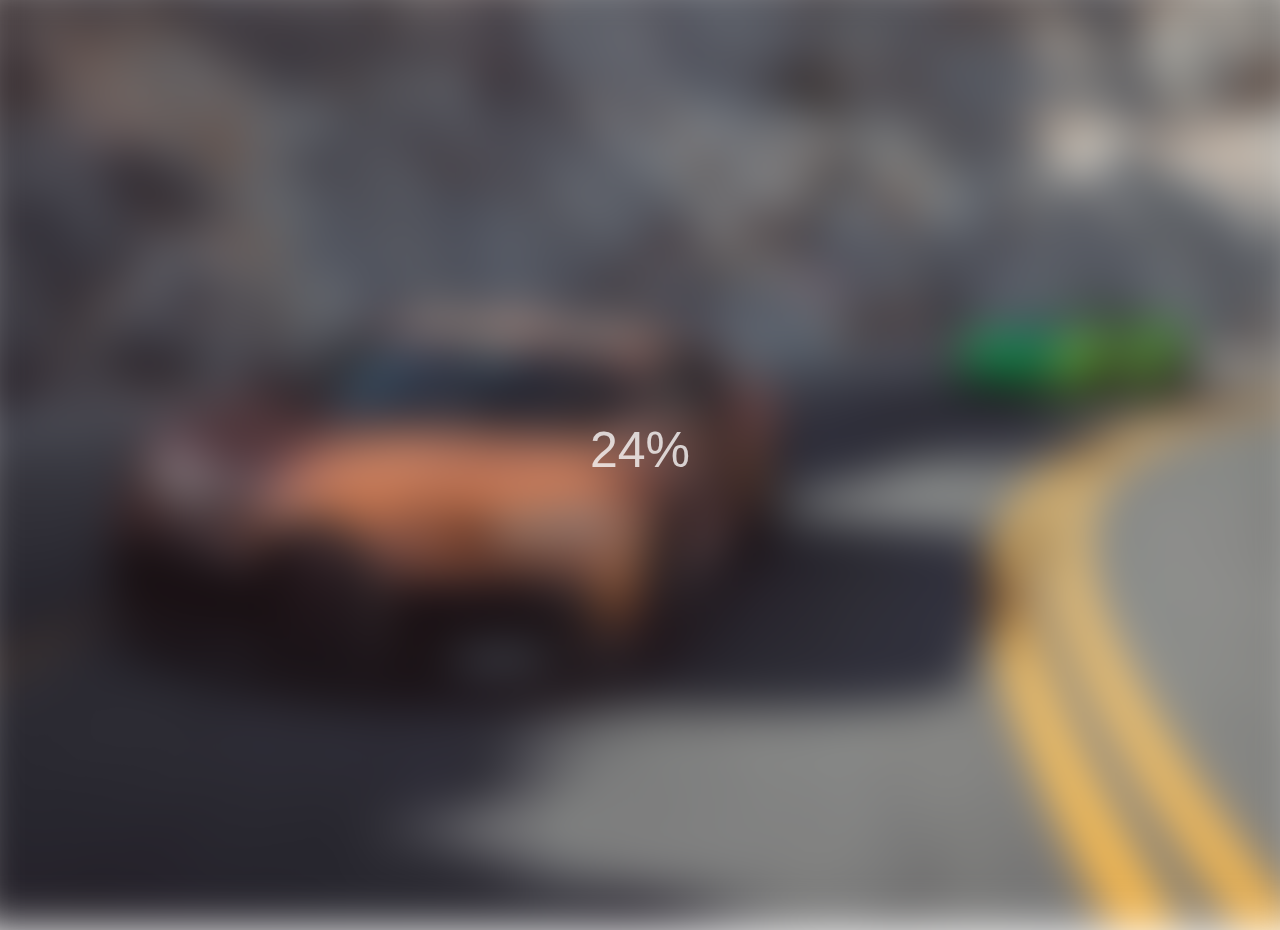
<file: blurry loading/index.html>
<!DOCTYPE html>
<html lang="en">
  <head>
    <meta charset="UTF-8" />
    <meta name="viewport" content="width=device-width, initial-scale=1.0" />
    <link rel="stylesheet" href="./style.css" />
    <title>Blurry Loading</title>
  </head>
  <body>
    <section class="bg"></section>
    <p class="loading-text">0%</p>
    <script src="./script.js"></script>
  </body>
</html>
</file>
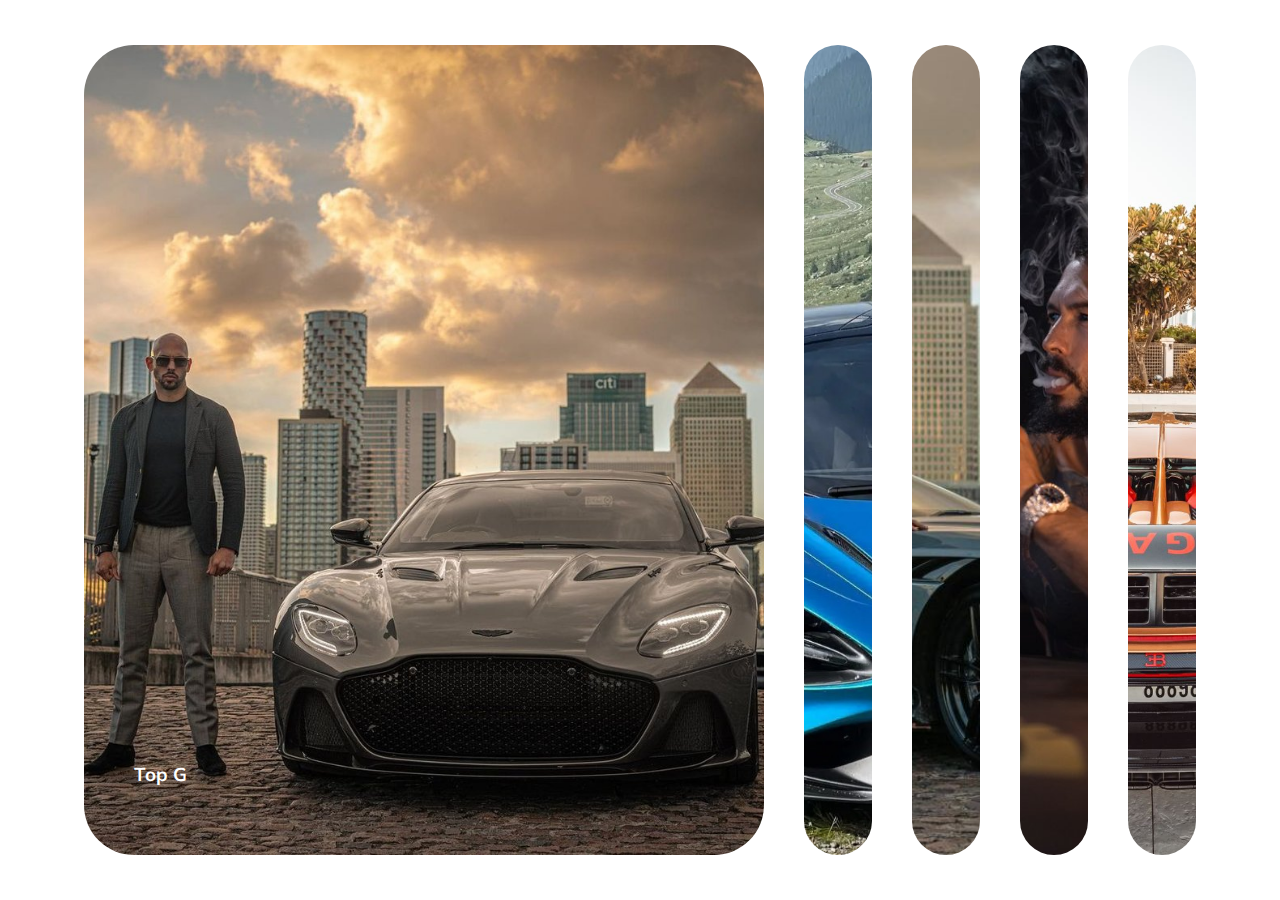
<file: expanding Cards/index.html>
<!DOCTYPE html>
<html lang="en">
  <head>
    <meta charset="UTF-8" />
    <meta name="viewport" content="width=device-width, initial-scale=1.0" />
    <title>Expanding Cards</title>
    <link rel="stylesheet" href="./styles.css" />
  </head>
  <body>
    <div class="container">
      <div class="panel active panel-one">
        <h3>Top G</h3>
      </div>
      <div class="panel panel-two">
        <h3>Mountains Racer</h3>
      </div>
      <div class="panel panel-three">
        <h3>Conquer The City</h3>
      </div>
      <div class="panel panel-four">
        <h3>Who owns the Internet</h3>
      </div>
      <div class="panel panel-five">
        <h3>Mr Bugatti</h3>
      </div>
    </div>
    <script src="./script.js"></script>
  </body>
</html>
</file>
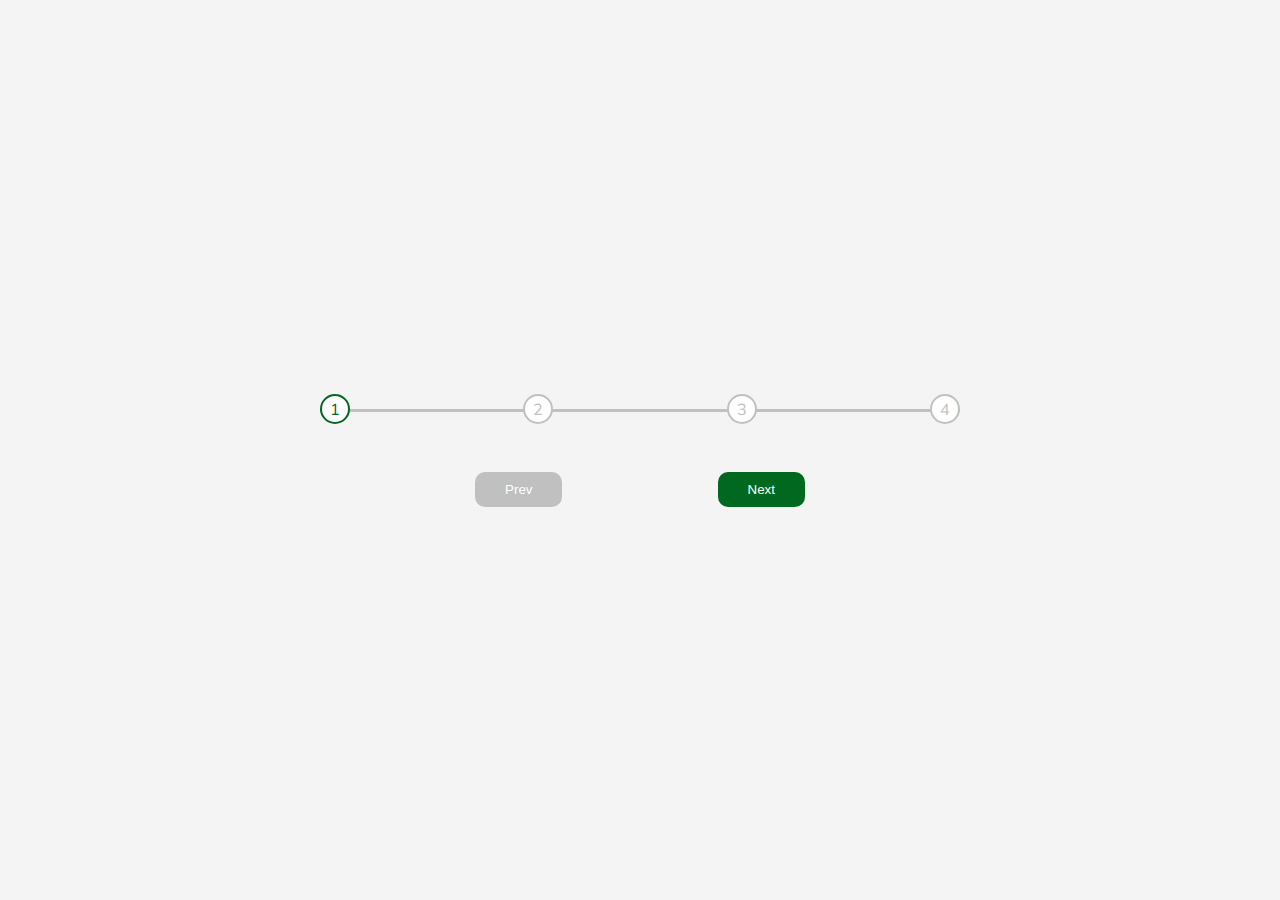
<file: progress steps/index.html>
<!DOCTYPE html>
<html lang="en">
  <head>
    <meta charset="UTF-8" />
    <meta name="viewport" content="width=device-width, initial-scale=1.0" />
    <title>Progress Step</title>
    <link rel="stylesheet" href="style.css" />
  </head>
  <body>
    <div class="container">
      <div class="progress-container">
        <div class="progress" id="progress"></div>
        <div class="circle active">1</div>
        <div class="circle">2</div>
        <div class="circle">3</div>
        <div class="circle">4</div>
      </div>
      <div class="btns">
        <button class="btn prev" disabled>Prev</button
        ><button class="btn next">Next</button>
      </div>
    </div>
    <script src="./script.js"></script>
  </body>
</html>
</file>
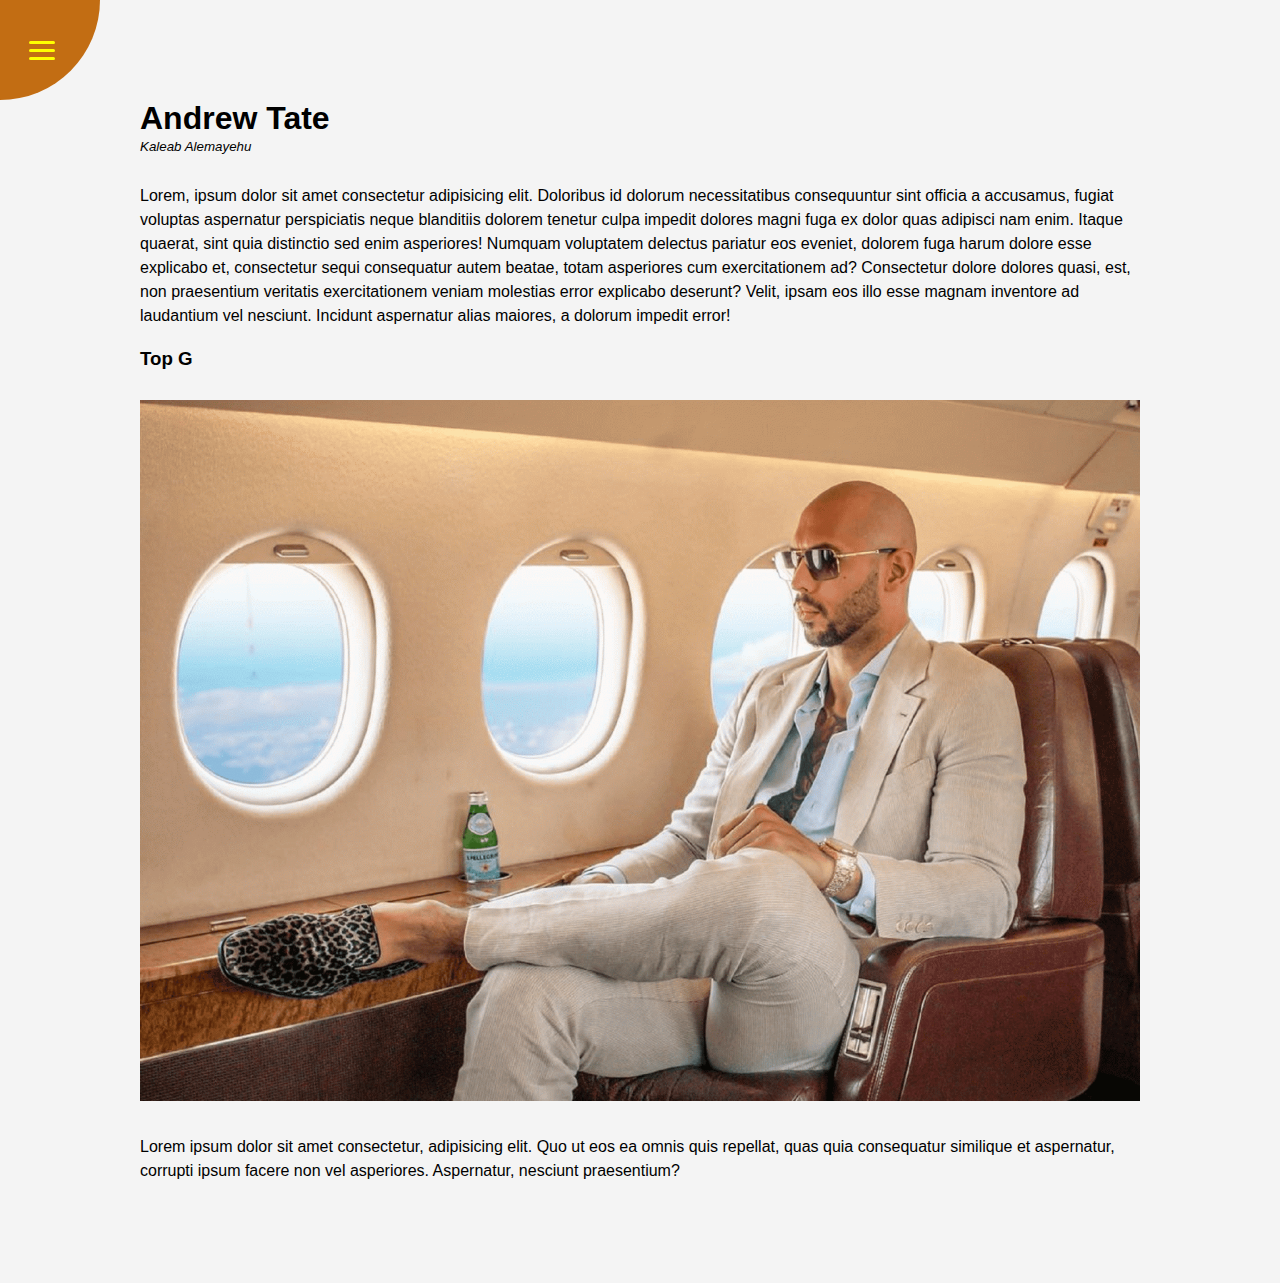
<file: Rotating Navigation/index.html>
<!DOCTYPE html>
<html lang="en">
  <head>
    <meta charset="UTF-8" />
    <meta name="viewport" content="width=device-width, initial-scale=1.0" />
    <link rel="stylesheet" href="./style.css" />
    <title>Rotating Navigation</title>
  </head>
  <body>
    <div class="container">
      <div class="circle-container">
        <div class="circle">
          <button id="open">
            <div class="icon-hamburger">
              <div class="bar-x"></div>
              <div class="bar-x"></div>
              <div class="bar-x"></div>
            </div>
          </button>
          <button id="close">
            <div class="icon-close">
              <div class="bar"></div>
              <div class="bar"></div>
            </div>
          </button>
        </div>
      </div>
      <div class="content">
        <h1>Andrew Tate</h1>
        <small>Kaleab Alemayehu</small>
        <p>
          Lorem, ipsum dolor sit amet consectetur adipisicing elit. Doloribus id
          dolorum necessitatibus consequuntur sint officia a accusamus, fugiat
          voluptas aspernatur perspiciatis neque blanditiis dolorem tenetur
          culpa impedit dolores magni fuga ex dolor quas adipisci nam enim.
          Itaque quaerat, sint quia distinctio sed enim asperiores! Numquam
          voluptatem delectus pariatur eos eveniet, dolorem fuga harum dolore
          esse explicabo et, consectetur sequi consequatur autem beatae, totam
          asperiores cum exercitationem ad? Consectetur dolore dolores quasi,
          est, non praesentium veritatis exercitationem veniam molestias error
          explicabo deserunt? Velit, ipsam eos illo esse magnam inventore ad
          laudantium vel nesciunt. Incidunt aspernatur alias maiores, a dolorum
          impedit error!
        </p>
        <h3>Top G</h3>
        <img src="./andrew.png" alt="Top G" />
        <p>
          Lorem ipsum dolor sit amet consectetur, adipisicing elit. Quo ut eos
          ea omnis quis repellat, quas quia consequatur similique et aspernatur,
          corrupti ipsum facere non vel asperiores. Aspernatur, nesciunt
          praesentium?
        </p>
      </div>
    </div>
    <nav>
      <ul>
        <li>Home</li>
        <li>About</li>
        <li>Contact</li>
      </ul>
    </nav>
    <script src="./script.js"></script>
  </body>
</html>
</file>
<file: blurry loading/style.css>
* {
  margin: 0;
  padding: 0;
  box-sizing: border-box;
}
body {
  font-family: "Segoe UI", Tahoma, Geneva, Verdana, sans-serif;
  display: flex;
  height: 100vh;
  justify-content: center;
  align-items: center;
  overflow: hidden;
}

.bg {
  position: absolute;
  top: -30px;
  left: -30px;
  width: calc(100vw + 60px);
  height: calc(100vh + 60px);
  background: url("./bg.jpeg") no-repeat center center/cover;
  z-index: -1;
  filter: blur(30px);
}

.loading-text {
  font-size: 50px;
  color: #fff;
}
</file>
<file: expanding Cards/styles.css>
@import url("https://fonts.googleapis.com/css?family=Muli&display=swap");

* {
  box-sizing: border-box;
}

body {
  font-family: "Muli", sans-serif;
  display: flex;
  align-items: center;
  justify-content: center;
  height: 100vh;
  overflow: hidden;
  margin: 0;
}

.container {
  display: flex;
  width: 90vw;
}
.panel {
  height: 90vh;
  border-radius: 50px;
  color: white;
  flex: 0.5;
  margin: 20px;
  background-position: center;
  background-repeat: no-repeat;
  background-size: cover;
  cursor: pointer;
  position: relative;
  transition: flex ease-in-out 0.8s;
}
.panel-one {
  background-image: url("./assets/img1.jpg");
}
.panel-two {
  background-image: url("./assets/img2.jpg");
}
.panel-three {
  background-image: url("./assets/img3.jpg");
}
.panel-four {
  background-image: url("./assets/img4.jpeg");
}
.panel-five {
  background-image: url("./assets/img5.jpeg");
}
.panel h3 {
  position: absolute;
  bottom: 50px;
  left: 50px;
  opacity: 0;

  transition: opacity 0.3s ease-in-out 0.4s;
}

.panel.active {
  flex: 5;
}
.panel.panel.active h3 {
  opacity: 1;
}
@media (max-width: 480px) {
  .panel:nth-of-type(4),
  .panel:nth-of-type(5) {
    display: none;
  }
  .container {
    width: 100vw;
  }
}
</file>
<file: progress steps/style.css>
@import url("https://fonts.googleapis.com/css?family=Muli&display=swap");

:root {
  --progress-bar: #c0c0c0;
  --progress-fill: #00681f;
}

* {
  box-sizing: border-box;
}

body {
  font-family: "Muli", sans-serif;
  display: flex;
  height: 100vh;
  width: 100vw;
  align-items: center;
  justify-content: center;
  overflow: hidden;
  margin: 0;
  background-color: #f4f4f4;
}

.container {
  text-align: center;
  width: 50vw;
}

.progress-container {
  display: flex;
  width: 100%;
  justify-content: space-between;
  margin-bottom: 3rem;
  position: relative;
}

.progress-container::after {
  content: "";
  position: absolute;
  width: 100%;
  background: var(--progress-bar);
  height: 3px;
  top: 50%;
  z-index: -2;
}

.progress {
  position: absolute;
  width: 0%;
  background: var(--progress-fill);
  height: 3px;
  top: 50%;
  z-index: -1;
  transition: 0.3s ease-in-out;
}

.circle {
  background: #fff;
  border: 2px var(--progress-bar) solid;
  border-radius: 50%;
  width: 30px;
  height: 30px;
  display: flex;
  justify-content: center;
  align-items: center;
  color: var(--progress-bar);
  transition: 0.3s ease-in-out;
}
.circle.active {
  border: 2px solid var(--progress-fill);
  color: var(--progress-fill);
}
.btns {
  width: 100%;
  display: flex;
  justify-content: space-evenly;
}
.btn {
  border: 0px;
  border-radius: 10px;
  background: var(--progress-fill);
  color: #fff;
  padding: 10px 30px;
  cursor: pointer;
  transition: 0.3s ease-in;
}

.btn:active {
  transform: translateY(2%);
}
.btn:disabled {
  background: var(--progress-bar);
  cursor: not-allowed;
  transform: translateY(0%);
}
</file>
<file: Rotating Navigation/style.css>
* {
  margin: 0px;
  box-sizing: border-box;
}
body {
  font-family: "Roboto", Tahoma, Geneva, Verdana, sans-serif;
  background-color: #333;
  overflow-x: hidden;
}

.container {
  width: 100vw;
  padding: 50px;
  background-color: #f4f4f4;
  transform-origin: top left;
  transition: transform 0.5s linear;
}

.circle-container {
  position: fixed;
  top: -100px;
  left: -100px;
}
.circle {
  width: 200px;
  height: 200px;
  background-color: rgb(194, 109, 19);
  border-radius: 50%;
  position: relative;
  transition: transform 0.5s linear;
}
.circle button {
  position: absolute;
  top: 50%;
  left: 50%;
  background-color: transparent;
  border: 0;
  height: 100px;
}
.circle button#open {
  left: 60%;
}
.circle button#close {
  top: 60%;
  transform: rotate(90deg);
  transform-origin: top left;
}

.content {
  max-width: 1000px;
  margin: 50px auto;
}
.content h1 {
  margin: 0;
}
.content small {
  display: inline-block;
  font-style: italic;
  margin-bottom: 30px;
}
.content p {
  line-height: 1.5;
}
.content h3 {
  margin-top: 20px;
}

.content img {
  width: 100%;
  margin: 30px 0;
}

nav {
  position: fixed;
  bottom: 40px;
  left: 40px;
  z-index: 100;
}
nav ul {
  list-style-type: none;
}

nav ul li {
  cursor: pointer;
  text-transform: uppercase;
  margin-bottom: 40px;
  color: #fff;
  transition: transform 0.4s ease-in-out;
  transform: translateX(-300px);
}
nav ul li + li {
  margin-left: 20px;
  transform: translateX(-300px);
}
nav ul li + li + li {
  margin-left: 40px;
  transform: translateX(-300px);
}
.container.show-nav + nav li {
  transform: translateX(0%);
  transition-delay: 0.3s;
}
.icon-close,
.icon-hamburger {
  display: flex;
  flex-direction: column;
  justify-content: center;
  width: 32px;
  height: 32px;
  border-radius: 3px;
  transition: box-shadow 0.3s ease-in-out;
  cursor: pointer;
}
.icon-close {
  position: relative;
}

.bar,
.bar-x {
  position: absolute;
  margin: 3px 3px;
  height: 3px;
  width: 26px;
  background: #ff0;
  border-radius: 5px;
}
.bar-x:first-child {
  transform: translateY(8px);
}
.bar-x:last-child {
  transform: translateY(-8px);
}
.bar:first-child {
  transform: rotate(45deg);
}
.bar:last-child {
  transform: rotate(135deg);
}
.container.show-nav {
  transform: rotate(-20deg);
}
.container.show-nav .circle {
  transform: rotate(-70deg);
}
</file>
